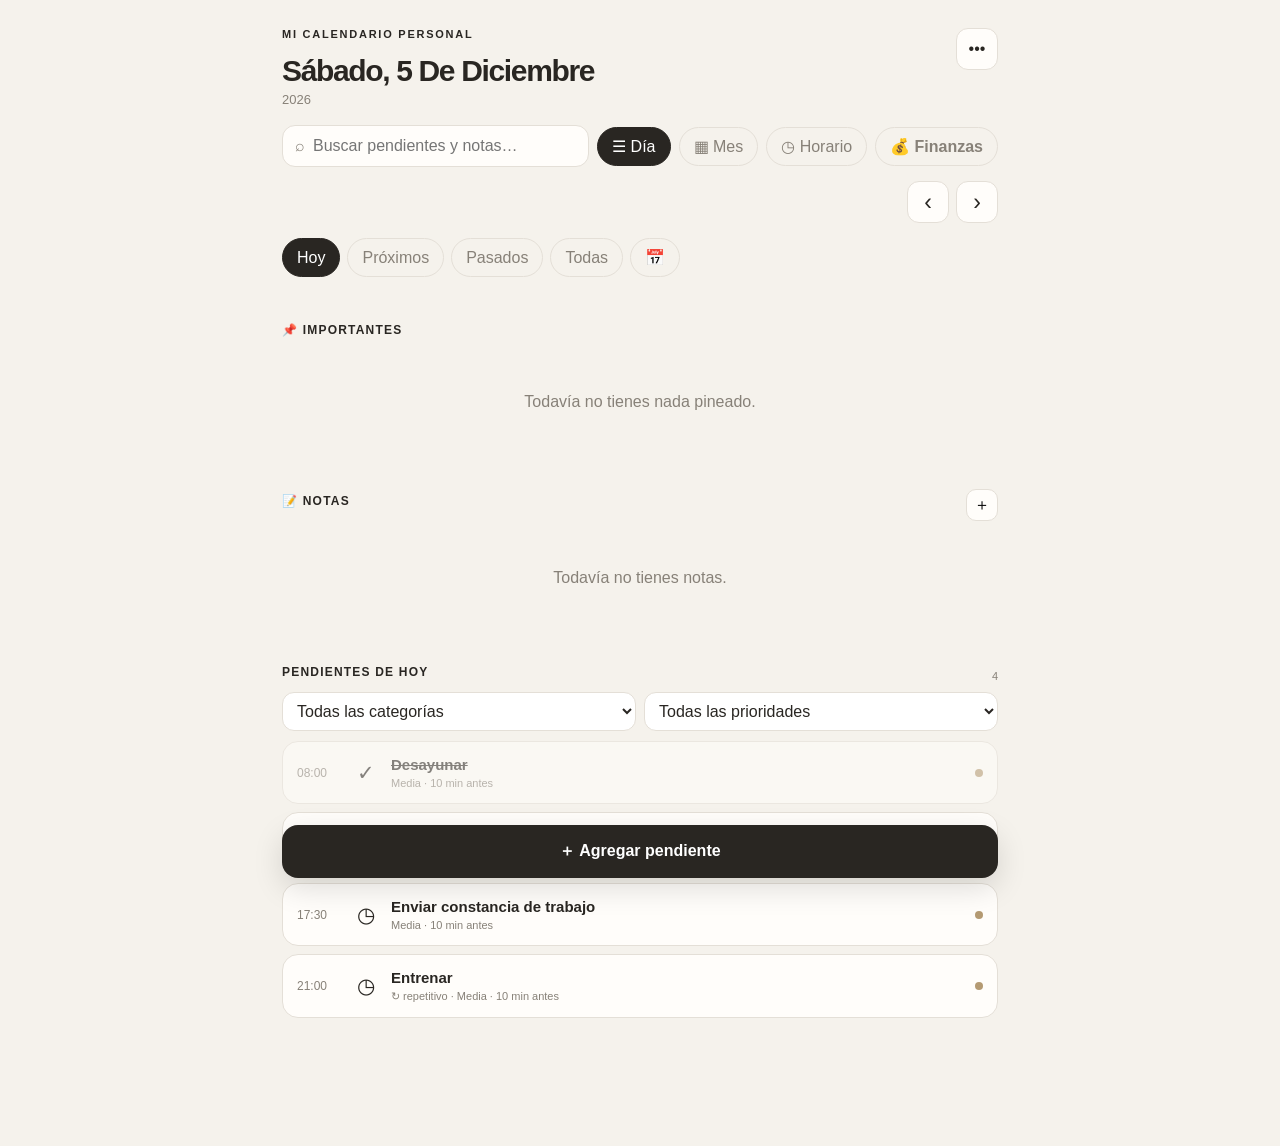
<file: index.html>
<!doctype html>
<html lang="es">
<head>
<meta charset="UTF-8"><meta name="viewport" content="width=device-width, initial-scale=1.0">
<meta name="theme-color" content="#292622"><title>Mi Calendario Personal</title>
<link rel="stylesheet" href="styles.css">
</head>
<body>
<main class="app">
<header class="topbar"><div><div class="eyebrow">MI CALENDARIO PERSONAL</div><h1 id="currentDate"></h1><p id="currentYear"></p></div><button class="ghost-btn" id="settingsBtn" type="button">•••</button></header>
<section class="toolbar"><div class="search-wrap"><span>⌕</span><input id="searchInput" type="search" placeholder="Buscar pendientes y notas…"></div><button class="filter view-btn active" id="dayViewBtn" type="button">☰ Día</button><button class="filter view-btn" id="monthViewBtn" type="button">▦ Mes</button><button class="filter view-btn" id="scheduleViewBtn" type="button">◷ Horario</button><button class="filter finance-btn" id="financeBtn" type="button">💰 Finanzas</button></section>
<section class="navigation"><div class="day-buttons"><button id="prevDay" class="square-btn" type="button">‹</button><button id="nextDay" class="square-btn" type="button">›</button></div><div class="filters"><button data-filter="today" class="filter active" type="button">Hoy</button><button data-filter="future" class="filter" type="button">Próximos</button><button data-filter="past" class="filter" type="button">Pasados</button><button data-filter="all" class="filter" type="button">Todas</button><button id="datePickerBtn" class="filter" type="button">📅</button></div></section>
<section id="monthSection" class="month-section hidden"><div class="section-title"><h2 id="monthTitle">CALENDARIO</h2><span id="monthTaskCount"></span></div><div class="calendar-picker month-calendar" id="monthCalendar"></div></section>
<section id="scheduleSection" class="schedule-section hidden">
  <div class="section-title"><h2 id="scheduleTitle">HORARIO DE HOY</h2><span id="scheduleFreeSummary"></span></div>
  <div class="schedule-tip">Toca un espacio libre para crear un pendiente en ese horario.</div>
  <div id="scheduleGrid" class="schedule-grid"></div>
</section>
<section class="notes-section"><div class="section-title"><h2>📌 IMPORTANTES</h2></div><div id="priorityList"></div></section>
<section class="notes-section"><div class="section-title"><h2>📝 NOTAS</h2><button class="mini-add" id="addNoteBtn" type="button">＋</button></div><div id="notesList"></div></section>
<section id="daySection"><div class="section-title"><h2 id="sectionTitle">PENDIENTES DE HOY</h2><span id="taskCount"></span></div><div class="category-filter-row"><select id="categoryFilter" class="compact-select"><option value="all">Todas las categorías</option></select><select id="priorityFilter" class="compact-select"><option value="all">Todas las prioridades</option><option value="high">Alta</option><option value="medium">Media</option><option value="low">Baja</option></select></div><div id="taskList"></div></section>
</main>
<button id="addBtn" class="add-btn" type="button">＋ Agregar pendiente</button>
<dialog id="taskDialog" class="dialog"><div class="dialog-head"><div><div class="eyebrow">PENDIENTE</div><h2 id="taskDialogTitle">Agregar pendiente</h2></div><button class="close-btn" id="closeDialog" type="button">×</button></div><form id="taskForm"><label>¿Qué tienes que hacer?<input id="title" required placeholder="Ej. Enviar constancia"></label><label>Fecha<div class="calendar-picker" id="calendarPicker"></div><input id="taskDate" type="hidden" required></label><label>Hora<input id="taskTime" type="time" required></label>
<label>Duración<select id="taskDuration"><option value="15">15 min</option><option value="30" selected>30 min</option><option value="45">45 min</option><option value="60">1 hora</option><option value="90">1 h 30 min</option><option value="120">2 horas</option></select></label>
<div class="form-grid"><label>Repetición<select id="repeat"><option value="once">Una vez</option><option value="daily">Todos los días</option><option value="weekdays">Lunes a viernes</option><option value="weekly">Cada semana</option></select></label><label>Prioridad<select id="taskPriority"><option value="low">Baja</option><option value="medium" selected>Media</option><option value="high">Alta</option></select></label></div><label>Categoría<input id="taskCategory" list="categoryOptions" placeholder="Ej. Trabajo, personal, estudio"><datalist id="categoryOptions"></datalist></label><label>Aviso<select id="reminder"><option value="10">10 minutos antes + a la hora</option><option value="5">5 minutos antes + a la hora</option><option value="15">15 minutos antes + a la hora</option><option value="30">30 minutos antes + a la hora</option><option value="0">Solo a la hora</option><option value="none">Sin aviso</option></select></label><label class="check-label"><input id="taskPinned" type="checkbox">📌 Marcar como prioridad</label><button class="primary-btn" type="submit">Guardar pendiente</button></form></dialog>
<dialog id="taskDetailDialog" class="dialog"><div id="detailContent"></div></dialog>
<dialog id="noteDialog" class="dialog"><div class="dialog-head"><div><div class="eyebrow">NOTAS</div><h2 id="noteDialogTitle">Nueva nota</h2></div><button class="close-btn" id="closeNoteDialog" type="button">×</button></div><form id="noteForm"><label>Título<input id="noteTitle" required placeholder="Ej. Link importante"></label><label>Nota<textarea id="noteText" rows="5" placeholder="Escribe algo que quieras guardar…"></textarea></label><label>Link (opcional)<input id="noteLink" type="url" placeholder="https://..."></label><label>Categoría<input id="noteCategory" list="categoryOptions" placeholder="Ej. Ideas"></label><label class="check-label"><input id="notePinned" type="checkbox">📌 Marcar como prioridad</label><button class="primary-btn" type="submit">Guardar nota</button></form></dialog>
<dialog id="noteDetailDialog" class="dialog"><div id="noteDetailContent"></div></dialog>
<dialog id="calendarDialog" class="dialog"><div class="dialog-head"><div><div class="eyebrow">CALENDARIO</div><h2>Elegir fecha</h2></div><button class="close-btn" id="closeCalendarDialog" type="button">×</button></div><div class="calendar-picker browse-calendar" id="browseCalendar"></div></dialog>
<dialog id="settingsDialog" class="dialog"><div class="dialog-head"><div><div class="eyebrow">CONFIGURACIÓN</div><h2>Mi calendario</h2></div><button class="close-btn" id="closeSettings" type="button">×</button></div><div class="settings-body"><button class="settings-card" id="notificationBtn" type="button"><span class="settings-icon">🔔</span><span><b id="notificationTitle">Activar notificaciones</b><small id="notificationStatus">Avisos del navegador para tus pendientes.</small></span></button><button class="settings-card" id="statsBtn" type="button"><span class="settings-icon">📊</span><span><b>Ver resumen</b><small>Completados, pendientes y prioridades.</small></span></button><button class="settings-card" id="clearCompletedBtn" type="button"><span class="settings-icon">🧹</span><span><b>Limpiar completados</b><small>Elimina pendientes de una sola vez ya realizados.</small></span></button><p class="settings-note">Tus datos se guardan localmente en este navegador. Otra persona que abra la misma página en otro navegador tendrá su propio calendario.</p></div></dialog>
<dialog id="statsDialog" class="dialog"><div class="dialog-head"><div><div class="eyebrow">RESUMEN</div><h2>Tu calendario</h2></div><button class="close-btn" id="closeStats" type="button">×</button></div><div id="statsContent" class="stats-grid"></div></dialog>

<dialog id="financeDialog" class="dialog finance-dialog">
  <div class="dialog-head">
    <div><div class="eyebrow">MI DINERO</div><h2>Finanzas</h2></div>
    <button class="close-btn" id="closeFinance" type="button">×</button>
  </div>
  <div class="finance-body">
    <div class="finance-monthbar"><button class="square-btn" id="financePrev" type="button">‹</button><strong id="financeMonth"></strong><button class="square-btn" id="financeNext" type="button">›</button></div>
    <div class="money-hero"><span>Disponible este mes</span><strong id="financeBalance">S/ 0.00</strong><small id="financeBalanceMeta">Ingresos menos gastos</small></div>
    <div class="finance-stats"><div><span>Ingresos</span><strong id="financeIncome">S/ 0.00</strong></div><div><span>Gastos</span><strong id="financeExpense">S/ 0.00</strong></div><div><span>Ahorro</span><strong id="financeSavings">0%</strong></div><div><span>Deuda total</span><strong id="financeDebtTotal">S/ 0.00</strong></div></div>
    <div class="finance-actions"><button class="primary-btn" id="addExpenseBtn" type="button">＋ Registrar gasto</button><button class="secondary-btn" id="addIncomeBtn" type="button">＋ Registrar ingreso</button></div>
    <section class="finance-card"><div class="finance-card-head"><h3>Gastos por categoría</h3><span id="financeTopCategory"></span></div><div id="financeCategories"></div></section>
    <section class="finance-card"><div class="finance-card-head"><h3>Deudas</h3><button class="mini-add" id="addDebtBtn" type="button">＋</button></div><div id="financeDebtSummary" class="debt-summary"></div><div id="financeDebts"></div></section>
    <section class="finance-card"><div class="finance-card-head"><h3>Metas de ahorro</h3><button class="mini-add" id="addGoalBtn" type="button">＋</button></div><div id="financeGoals"></div></section>
    <section class="finance-card ai-card"><div class="finance-card-head"><h3>✨ Consejos inteligentes</h3></div><div id="financeAdvice"></div><small class="ai-note">Consejos automáticos basados en tus propios datos. Más adelante podemos conectarlos a una IA real.</small></section>
    <section class="finance-card"><div class="finance-card-head"><h3>Últimos movimientos</h3></div><div id="financeTransactions"></div></section>
  </div>
</dialog>

<dialog id="financeEntryDialog" class="dialog">
  <div class="dialog-head"><div><div class="eyebrow" id="financeEntryEyebrow">FINANZAS</div><h2 id="financeEntryTitle">Registrar gasto</h2></div><button class="close-btn" id="closeFinanceEntry" type="button">×</button></div>
  <form id="financeEntryForm">
    <label>Monto<input id="financeAmount" type="number" min="0.01" step="0.01" inputmode="decimal" required placeholder="0.00"></label>
    <label>Descripción<input id="financeDescription" required placeholder="Ej. Supermercado"></label>
    <label>Categoría<input id="financeCategory" list="financeCategoryOptions" required placeholder="Ej. Comida"><datalist id="financeCategoryOptions"><option value="Comida"><option value="Vivienda"><option value="Transporte"><option value="Mascota"><option value="Salud"><option value="Entretenimiento"><option value="Compras"><option value="Educación"><option value="Deudas"><option value="Ahorro"><option value="Otros"></datalist></label>
    <label>Fecha<input id="financeDate" type="date" required></label>
    <button class="primary-btn" type="submit">Guardar movimiento</button>
  </form>
</dialog>

<dialog id="debtDialog" class="dialog"><div class="dialog-head"><div><div class="eyebrow">FINANZAS</div><h2 id="debtDialogTitle">Nueva deuda</h2></div><button class="close-btn" id="closeDebt" type="button">×</button></div><form id="debtForm"><input id="debtId" type="hidden"><label>Nombre<input id="debtName" required placeholder="Ej. Tarjeta BBVA"></label><label>Tipo<select id="debtType"><option value="credit_card">Tarjeta de crédito</option><option value="loan">Préstamo</option><option value="personal">Deuda personal</option><option value="other">Otra</option></select></label><div class="form-grid"><label>Monto original<input id="debtTotal" type="number" min="0.01" step="0.01" inputmode="decimal" required placeholder="2000"></label><label>Saldo pendiente<input id="debtRemaining" type="number" min="0" step="0.01" inputmode="decimal" required placeholder="1500"></label></div><div class="form-grid"><label>Pago mínimo<input id="debtMinPayment" type="number" min="0" step="0.01" inputmode="decimal" placeholder="100"></label><label>Vencimiento<input id="debtDueDate" type="date"></label></div><label>Nota (opcional)<textarea id="debtNote" rows="3" placeholder="Ej. Cierra el 10 de cada mes"></textarea><button class="primary-btn" type="submit">Guardar deuda</button></form></dialog>

<dialog id="debtPaymentDialog" class="dialog"><div class="dialog-head"><div><div class="eyebrow">PAGO</div><h2 id="debtPaymentTitle">Registrar pago</h2></div><button class="close-btn" id="closeDebtPayment" type="button">×</button></div><form id="debtPaymentForm"><input id="debtPaymentId" type="hidden"><label>Monto pagado<input id="debtPaymentAmount" type="number" min="0.01" step="0.01" inputmode="decimal" required placeholder="100"></label><label>Fecha<input id="debtPaymentDate" type="date" required></label><button class="primary-btn" type="submit">Registrar pago</button></form></dialog>

<dialog id="goalDialog" class="dialog">
  <div class="dialog-head"><div><div class="eyebrow">AHORRO</div><h2>Nueva meta</h2></div><button class="close-btn" id="closeGoal" type="button">×</button></div>
  <form id="goalForm">
    <label>Meta<input id="goalName" required placeholder="Ej. Viaje"></label>
    <label>Monto objetivo<input id="goalTarget" type="number" min="1" step="0.01" inputmode="decimal" required placeholder="3000"></label>
    <label>Ya tengo<input id="goalSaved" type="number" min="0" step="0.01" inputmode="decimal" value="0" placeholder="0"></label>
    <button class="primary-btn" type="submit">Crear meta</button>
  </form>
</dialog>
<script src="app.js"></script><script>if('serviceWorker' in navigator&&location.protocol==='https:'){navigator.serviceWorker.register('./sw.js').catch(()=>{});}</script>
</body></html>
</file>
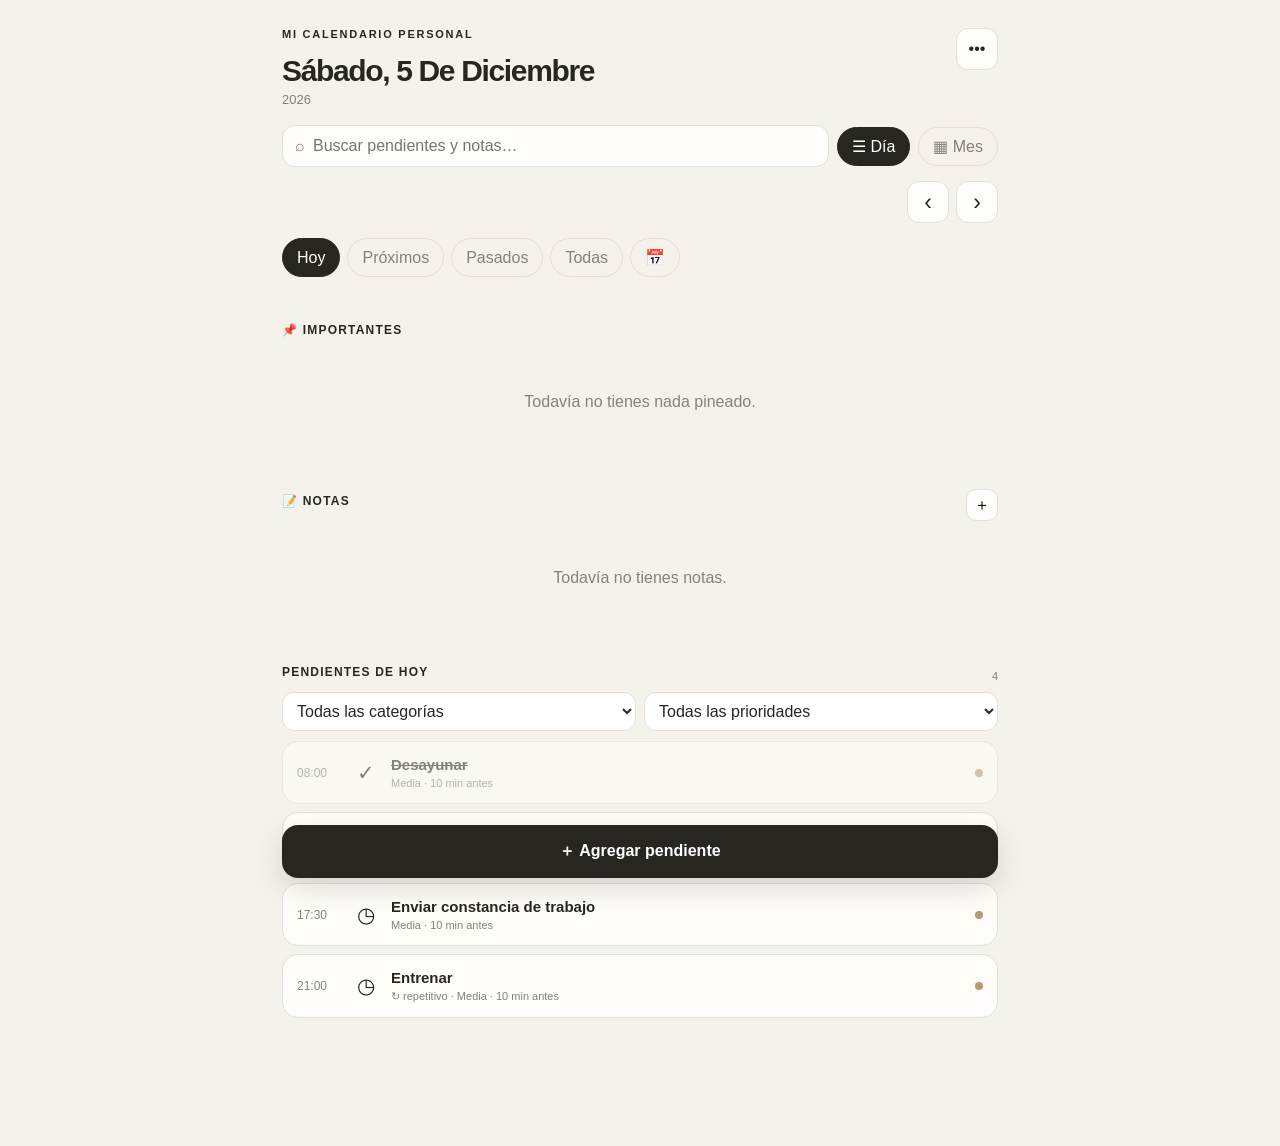
<file: index[2].html>
<!doctype html>
<html lang="es">
<head>
<meta charset="UTF-8"><meta name="viewport" content="width=device-width, initial-scale=1.0">
<meta name="theme-color" content="#292622"><title>Mi Calendario Personal</title>
<link rel="stylesheet" href="styles.css">
</head>
<body>
<main class="app">
<header class="topbar"><div><div class="eyebrow">MI CALENDARIO PERSONAL</div><h1 id="currentDate"></h1><p id="currentYear"></p></div><button class="ghost-btn" id="settingsBtn" type="button">•••</button></header>
<section class="toolbar"><div class="search-wrap"><span>⌕</span><input id="searchInput" type="search" placeholder="Buscar pendientes y notas…"></div><button class="filter view-btn active" id="dayViewBtn" type="button">☰ Día</button><button class="filter view-btn" id="monthViewBtn" type="button">▦ Mes</button></section>
<section class="navigation"><div class="day-buttons"><button id="prevDay" class="square-btn" type="button">‹</button><button id="nextDay" class="square-btn" type="button">›</button></div><div class="filters"><button data-filter="today" class="filter active" type="button">Hoy</button><button data-filter="future" class="filter" type="button">Próximos</button><button data-filter="past" class="filter" type="button">Pasados</button><button data-filter="all" class="filter" type="button">Todas</button><button id="datePickerBtn" class="filter" type="button">📅</button></div></section>
<section id="monthSection" class="month-section hidden"><div class="section-title"><h2 id="monthTitle">CALENDARIO</h2><span id="monthTaskCount"></span></div><div class="calendar-picker month-calendar" id="monthCalendar"></div></section>
<section class="notes-section"><div class="section-title"><h2>📌 IMPORTANTES</h2></div><div id="priorityList"></div></section>
<section class="notes-section"><div class="section-title"><h2>📝 NOTAS</h2><button class="mini-add" id="addNoteBtn" type="button">＋</button></div><div id="notesList"></div></section>
<section id="daySection"><div class="section-title"><h2 id="sectionTitle">PENDIENTES DE HOY</h2><span id="taskCount"></span></div><div class="category-filter-row"><select id="categoryFilter" class="compact-select"><option value="all">Todas las categorías</option></select><select id="priorityFilter" class="compact-select"><option value="all">Todas las prioridades</option><option value="high">Alta</option><option value="medium">Media</option><option value="low">Baja</option></select></div><div id="taskList"></div></section>
</main>
<button id="addBtn" class="add-btn" type="button">＋ Agregar pendiente</button>
<dialog id="taskDialog" class="dialog"><div class="dialog-head"><div><div class="eyebrow">PENDIENTE</div><h2 id="taskDialogTitle">Agregar pendiente</h2></div><button class="close-btn" id="closeDialog" type="button">×</button></div><form id="taskForm"><label>¿Qué tienes que hacer?<input id="title" required placeholder="Ej. Enviar constancia"></label><label>Fecha<div class="calendar-picker" id="calendarPicker"></div><input id="taskDate" type="hidden" required></label><label>Hora<input id="taskTime" type="time" required></label><div class="form-grid"><label>Repetición<select id="repeat"><option value="once">Una vez</option><option value="daily">Todos los días</option><option value="weekdays">Lunes a viernes</option><option value="weekly">Cada semana</option></select></label><label>Prioridad<select id="taskPriority"><option value="low">Baja</option><option value="medium" selected>Media</option><option value="high">Alta</option></select></label></div><label>Categoría<input id="taskCategory" list="categoryOptions" placeholder="Ej. Trabajo, personal, estudio"><datalist id="categoryOptions"></datalist></label><label>Aviso<select id="reminder"><option value="10">10 minutos antes + a la hora</option><option value="5">5 minutos antes + a la hora</option><option value="15">15 minutos antes + a la hora</option><option value="30">30 minutos antes + a la hora</option><option value="0">Solo a la hora</option><option value="none">Sin aviso</option></select></label><label class="check-label"><input id="taskPinned" type="checkbox">📌 Marcar como prioridad</label><button class="primary-btn" type="submit">Guardar pendiente</button></form></dialog>
<dialog id="taskDetailDialog" class="dialog"><div id="detailContent"></div></dialog>
<dialog id="noteDialog" class="dialog"><div class="dialog-head"><div><div class="eyebrow">NOTAS</div><h2 id="noteDialogTitle">Nueva nota</h2></div><button class="close-btn" id="closeNoteDialog" type="button">×</button></div><form id="noteForm"><label>Título<input id="noteTitle" required placeholder="Ej. Link importante"></label><label>Nota<textarea id="noteText" rows="5" placeholder="Escribe algo que quieras guardar…"></textarea></label><label>Link (opcional)<input id="noteLink" type="url" placeholder="https://..."></label><label>Categoría<input id="noteCategory" list="categoryOptions" placeholder="Ej. Ideas"></label><label class="check-label"><input id="notePinned" type="checkbox">📌 Marcar como prioridad</label><button class="primary-btn" type="submit">Guardar nota</button></form></dialog>
<dialog id="noteDetailDialog" class="dialog"><div id="noteDetailContent"></div></dialog>
<dialog id="calendarDialog" class="dialog"><div class="dialog-head"><div><div class="eyebrow">CALENDARIO</div><h2>Elegir fecha</h2></div><button class="close-btn" id="closeCalendarDialog" type="button">×</button></div><div class="calendar-picker browse-calendar" id="browseCalendar"></div></dialog>
<dialog id="settingsDialog" class="dialog"><div class="dialog-head"><div><div class="eyebrow">CONFIGURACIÓN</div><h2>Mi calendario</h2></div><button class="close-btn" id="closeSettings" type="button">×</button></div><div class="settings-body"><button class="settings-card" id="notificationBtn" type="button"><span class="settings-icon">🔔</span><span><b id="notificationTitle">Activar notificaciones</b><small id="notificationStatus">Avisos del navegador para tus pendientes.</small></span></button><button class="settings-card" id="statsBtn" type="button"><span class="settings-icon">📊</span><span><b>Ver resumen</b><small>Completados, pendientes y prioridades.</small></span></button><button class="settings-card" id="clearCompletedBtn" type="button"><span class="settings-icon">🧹</span><span><b>Limpiar completados</b><small>Elimina pendientes de una sola vez ya realizados.</small></span></button><p class="settings-note">Tus datos se guardan localmente en este navegador. Otra persona que abra la misma página en otro navegador tendrá su propio calendario.</p></div></dialog>
<dialog id="statsDialog" class="dialog"><div class="dialog-head"><div><div class="eyebrow">RESUMEN</div><h2>Tu calendario</h2></div><button class="close-btn" id="closeStats" type="button">×</button></div><div id="statsContent" class="stats-grid"></div></dialog>
<script src="app.js"></script><script>if('serviceWorker' in navigator&&location.protocol==='https:'){navigator.serviceWorker.register('./sw.js').catch(()=>{});}</script>
</body></html>
</file>
<file: styles.css>
:root{--bg:#f5f2ec;--card:#fffdfa;--ink:#292622;--muted:#878178;--line:#e4dfd7;--soft:#eeebe4;--accent:#b49a72;--high:#9b4d45;--medium:#b49a72;--low:#6e8a73}*{box-sizing:border-box}html,body{margin:0;min-height:100%}body{background:var(--bg);color:var(--ink);font-family:-apple-system,BlinkMacSystemFont,"Segoe UI",sans-serif}button,input,select,textarea{font:inherit}button{cursor:pointer}.app{max-width:760px;margin:auto;padding:28px 22px 120px}.topbar{display:flex;justify-content:space-between;gap:20px;align-items:flex-start}.eyebrow{font-size:11px;font-weight:800;letter-spacing:.16em}h1{margin:14px 0 0;font-size:30px;letter-spacing:-.045em;text-transform:capitalize}#currentYear{margin:4px 0 0;color:var(--muted);font-size:13px}.ghost-btn,.square-btn,.close-btn{border:1px solid var(--line);background:var(--card);color:var(--ink);border-radius:12px;width:42px;height:42px}.toolbar{display:flex;gap:8px;margin-top:18px;align-items:center}.search-wrap{flex:1;display:flex;align-items:center;gap:8px;background:var(--card);border:1px solid var(--line);border-radius:13px;padding:0 12px;color:var(--muted)}.search-wrap input{border:0;background:transparent;margin:0;padding:11px 0;outline:0}.view-btn{padding:10px 12px}.navigation{margin-top:14px}.day-buttons{display:flex;gap:7px;justify-content:flex-end}.square-btn{font-size:23px}.filters{display:flex;gap:7px;overflow-x:auto;padding:15px 0 20px}.filter{border:1px solid var(--line);background:transparent;color:var(--muted);padding:9px 14px;border-radius:999px;white-space:nowrap}.filter.active{background:var(--ink);color:white;border-color:var(--ink)}.section-title{display:flex;justify-content:space-between;align-items:center}.section-title h2{font-size:12px;letter-spacing:.1em;margin:0 0 8px}.section-title span{color:var(--muted);font-size:11px}.task{display:flex;align-items:center;gap:12px;background:var(--card);border:1px solid var(--line);border-radius:16px;padding:14px;margin:8px 0}.task-time{width:44px;color:var(--muted);font-size:12px}.task-state{width:26px;text-align:center;font-size:21px}.task-body{min-width:0;flex:1}.task-title{font-weight:650;font-size:15px;white-space:nowrap;overflow:hidden;text-overflow:ellipsis}.task-meta{margin-top:4px;color:var(--muted);font-size:11px;white-space:nowrap;overflow:hidden;text-overflow:ellipsis}.task.done{opacity:.55}.task.done .task-title{text-decoration:line-through}.task.notdone{opacity:.68}.pinned-task{border-left:3px solid var(--accent)}.priority-dot{width:8px;height:8px;border-radius:50%;display:block;flex:none}.priority-dot-high{background:var(--high)}.priority-dot-medium{background:var(--medium)}.priority-dot-low{background:var(--low)}.empty{color:var(--muted);text-align:center;padding:45px 20px;line-height:1.5}.add-btn{position:fixed;z-index:5;left:50%;transform:translateX(-50%);bottom:22px;width:min(716px,calc(100% - 44px));border:0;border-radius:16px;background:var(--ink);color:white;padding:16px;font-weight:750;box-shadow:0 10px 30px #0002}.dialog{width:min(600px,calc(100% - 30px));max-height:90vh;overflow:auto;border:0;border-radius:22px;padding:0;background:var(--card);color:var(--ink);box-shadow:0 25px 80px #0004}.dialog::backdrop{background:#0007}.dialog-head{padding:20px 20px 4px;display:flex;justify-content:space-between;gap:15px}.dialog h2{margin:7px 0 0;font-size:22px}form{padding:10px 20px 22px}label{display:block;color:var(--muted);font-size:12px;margin:13px 0}input,select,textarea{width:100%;margin-top:6px;padding:13px;border:1px solid var(--line);border-radius:12px;background:white;color:var(--ink);outline:none;resize:vertical}.form-grid{display:grid;grid-template-columns:1fr 1fr;gap:10px}.primary-btn{width:100%;border:0;border-radius:13px;background:var(--ink);color:white;padding:14px;margin-top:8px;font-weight:750}.detail-actions{display:grid;grid-template-columns:repeat(3,1fr);gap:8px;padding:14px 20px 8px}.action-btn{border:1px solid var(--line);background:white;border-radius:13px;padding:12px 7px}.action-btn b{display:block;font-size:21px;margin-bottom:3px}.quick-actions{display:grid;grid-template-columns:1fr 1fr;gap:8px;padding:8px 20px 22px}.detail-date{padding:0 20px;color:var(--muted);font-size:12px}.calendar-picker{margin:10px 20px;border:1px solid var(--line);border-radius:14px;background:white;padding:11px}.dialog form .calendar-picker{margin:6px 0}.calendar-head{display:flex;justify-content:space-between;align-items:center;margin-bottom:8px}.calendar-head strong{font-size:13px;text-transform:capitalize}.calendar-nav{display:flex;gap:4px}.calendar-nav button{border:1px solid var(--line);background:var(--soft);border-radius:8px;width:30px;height:30px}.calendar-week,.calendar-grid{display:grid;grid-template-columns:repeat(7,1fr);gap:3px;text-align:center}.calendar-week span{color:var(--muted);font-size:9px;padding:4px 0}.calendar-day{border:0;background:transparent;border-radius:8px;height:34px;font-size:12px}.calendar-day.muted{color:#c0bbb3}.calendar-day.today{border:1px solid var(--line)}.calendar-day.selected{background:var(--ink);color:white}.browse-calendar{margin:15px 20px 20px}.notes-section{margin:26px 0 30px}.mini-add{border:1px solid var(--line);background:var(--card);border-radius:10px;width:32px;height:32px}.note-card{background:var(--card);border:1px solid var(--line);border-radius:16px;padding:14px;margin:8px 0}.note-card.pinned-note{border-left:3px solid var(--accent)}.note-head{display:flex;align-items:center;gap:8px}.note-head strong{flex:1;font-size:14px}.note-more{border:0;background:transparent;color:var(--muted);padding:2px 5px}.note-text,.note-detail{white-space:pre-wrap;color:#5f5a53;font-size:13px;line-height:1.5;margin-top:8px}.link-btn{display:inline-block;margin-top:10px;padding:9px 12px;border:1px solid var(--line);border-radius:10px;color:var(--ink);background:var(--soft);text-decoration:none;font-size:12px}.check-label{display:flex;align-items:center;gap:8px;color:var(--ink)}.check-label input{width:auto;margin:0}.notes-empty{padding:30px 20px}.category-filter-row{display:grid;grid-template-columns:1fr 1fr;gap:8px;margin:5px 0 10px}.compact-select{padding:9px 10px;margin:0}.tag{display:inline-block;margin-top:8px;padding:5px 8px;border-radius:999px;background:var(--soft);font-size:10px;color:var(--muted)}.priority-card{display:flex;align-items:center;gap:12px;background:var(--card);border:1px solid var(--line);border-left:3px solid var(--accent);border-radius:16px;padding:13px 14px;margin:8px 0;cursor:pointer}.priority-main{min-width:0;flex:1}.priority-main strong{font-size:14px}.priority-meta{font-size:11px;color:var(--muted);margin-top:3px;white-space:nowrap;overflow:hidden;text-overflow:ellipsis}.hidden{display:none!important}.month-calendar{margin:10px 0 20px}.month-grid{display:grid;grid-template-columns:repeat(7,1fr);gap:4px}.month-cell{min-height:92px;border:1px solid var(--line);background:white;border-radius:10px;text-align:left;padding:6px;overflow:hidden}.month-cell.muted{opacity:.45}.month-cell.today{outline:1px solid var(--line)}.month-cell.selected{box-shadow:inset 0 0 0 2px var(--ink)}.month-day-number{font-size:11px;font-weight:750;display:block;margin-bottom:4px}.month-item{display:block;font-size:9px;line-height:1.2;background:var(--soft);border-radius:5px;padding:3px 4px;margin:2px 0;white-space:nowrap;overflow:hidden;text-overflow:ellipsis}.month-item.high{border-left:2px solid var(--high)}.month-more{display:block;color:var(--muted);font-size:9px;margin-top:2px}.settings-body{padding:14px 20px 22px}.settings-card{width:100%;display:flex;align-items:center;gap:12px;text-align:left;border:1px solid var(--line);background:white;border-radius:14px;padding:13px;margin:8px 0}.settings-icon{font-size:21px}.settings-card b,.settings-card small{display:block}.settings-card small{color:var(--muted);margin-top:3px}.settings-note{font-size:11px;color:var(--muted);line-height:1.5;margin-top:18px}.stats-grid{display:grid;grid-template-columns:1fr 1fr;gap:10px;padding:16px 20px 22px}.stat-card{background:white;border:1px solid var(--line);border-radius:15px;padding:18px}.stat-card strong{display:block;font-size:28px}.stat-card span{color:var(--muted);font-size:11px}.note-detail-wrap{padding:0 20px 20px}.month-section{margin-top:10px}@media(max-width:620px){.app{padding:22px 18px 110px}.toolbar{flex-wrap:wrap}.search-wrap{flex-basis:100%}h1{font-size:26px}.form-grid{grid-template-columns:1fr}.month-cell{min-height:76px}.month-item{font-size:8px}}@media(max-width:420px){.month-cell{min-height:62px;padding:4px}.month-item{display:none}.month-more{font-size:8px}.category-filter-row{grid-template-columns:1fr}}

/* iPhone / Safari touch fixes for the calendar inside Agregar pendiente */
.calendar-nav { position: relative; z-index: 20; }
.calendar-nav-btn,
.calendar-nav button {
  -webkit-appearance: none;
  appearance: none;
  border: 1px solid var(--line);
  background: var(--soft);
  border-radius: 10px;
  width: 44px;
  min-width: 44px;
  height: 44px;
  padding: 0;
  margin: 0;
  display: inline-flex;
  align-items: center;
  justify-content: center;
  color: var(--ink);
  font-size: 24px;
  line-height: 1;
  font-weight: 500;
  cursor: pointer;
  pointer-events: auto;
  touch-action: manipulation;
  -webkit-user-select: none;
  user-select: none;
  -webkit-touch-callout: none;
  -webkit-tap-highlight-color: transparent;
}
.calendar-day {
  -webkit-user-select: none;
  user-select: none;
  -webkit-touch-callout: none;
  touch-action: manipulation;
  -webkit-tap-highlight-color: transparent;
}

/* =========================
   FINANZAS
   ========================= */
.finance-btn{font-weight:700}.finance-dialog{max-width:680px}.finance-body{padding:8px 20px 24px}.finance-monthbar{display:grid;grid-template-columns:42px 1fr 42px;align-items:center;gap:8px;margin:8px 0 14px}.finance-monthbar strong{text-align:center;text-transform:capitalize;font-size:14px}.money-hero{background:var(--ink);color:#fff;border-radius:20px;padding:20px;margin-bottom:10px}.money-hero span,.money-hero small{display:block;opacity:.72;font-size:11px}.money-hero strong{display:block;font-size:32px;letter-spacing:-.04em;margin:6px 0}.finance-stats{display:grid;grid-template-columns:repeat(3,1fr);gap:8px;margin-bottom:10px}.finance-stats>div,.finance-card{background:var(--card);border:1px solid var(--line);border-radius:16px}.finance-stats>div{padding:13px}.finance-stats span{display:block;color:var(--muted);font-size:10px}.finance-stats strong{display:block;margin-top:5px;font-size:15px}.finance-actions{display:grid;grid-template-columns:1fr 1fr;gap:8px;margin:10px 0}.finance-actions .primary-btn,.finance-actions .secondary-btn{margin:0}.finance-card{padding:15px;margin:10px 0}.finance-card-head{display:flex;align-items:center;justify-content:space-between;gap:10px}.finance-card h3{font-size:13px;margin:0}.finance-card-head>span{color:var(--muted);font-size:10px}.finance-bar-row{margin-top:12px}.finance-bar-row>div:first-child,.goal-top{display:flex;justify-content:space-between;gap:10px;font-size:11px}.finance-bar-row strong,.goal-top span{font-weight:650}.finance-bar{height:7px;border-radius:99px;background:var(--soft);overflow:hidden;margin-top:6px}.finance-bar i{display:block;height:100%;background:var(--accent);border-radius:inherit}.finance-empty{padding:16px 0;color:var(--muted);font-size:12px;text-align:center}.goal-row{padding:11px 0;border-bottom:1px solid var(--line)}.goal-row:last-child{border-bottom:0}.goal-actions{display:flex;align-items:center;gap:8px;margin-top:7px}.goal-actions small{color:var(--muted);flex:1;font-size:10px}.goal-actions button{border:1px solid var(--line);background:white;border-radius:8px;padding:5px 8px;font-size:10px}.ai-card{background:linear-gradient(135deg,#fffdfa,#f1eee7)}.advice-item{font-size:12px;line-height:1.5;padding:9px 0;border-bottom:1px solid var(--line)}.advice-item:last-of-type{border-bottom:0}.ai-note{display:block;color:var(--muted);font-size:9px;line-height:1.4;margin-top:10px}.finance-tx{display:flex;align-items:center;gap:9px;padding:10px 0;border-bottom:1px solid var(--line)}.finance-tx:last-child{border-bottom:0}.finance-tx>div{min-width:0;flex:1}.finance-tx strong,.finance-tx small{display:block;white-space:nowrap;overflow:hidden;text-overflow:ellipsis}.finance-tx strong{font-size:12px}.finance-tx small{color:var(--muted);font-size:9px;margin-top:2px}.finance-tx b{font-size:11px;white-space:nowrap}.finance-tx b.income{color:#5e7e62}.finance-tx b.expense{color:#9b4d45}.finance-tx>button{border:0;background:transparent;color:var(--muted);font-size:16px;padding:3px}.secondary-btn{border:1px solid var(--line);background:white;color:var(--ink);border-radius:13px;padding:14px;font-weight:700}.square-btn{touch-action:manipulation;-webkit-tap-highlight-color:transparent}
@media(max-width:520px){.finance-stats{grid-template-columns:1fr 1fr}.finance-stats>div:last-child{grid-column:1/-1}.finance-actions{grid-template-columns:1fr}.finance-btn{width:100%}}
/* =========================
   DEUDAS
   ========================= */
.debt-summary{margin:10px 0 4px}.debt-summary-line{display:flex;justify-content:space-between;gap:10px;align-items:center;font-size:12px}.debt-summary-line strong{font-size:15px}.debt-warning,.debt-ok{font-size:10px;margin-top:6px;padding:8px 10px;border-radius:9px;background:var(--soft)}.debt-warning{color:#8b5d2e}.debt-ok{color:#5e765f}.debt-row{padding:13px 0;border-bottom:1px solid var(--line)}.debt-row:last-child{border-bottom:0}.debt-row-head{display:flex;justify-content:space-between;align-items:flex-start;gap:10px}.debt-row-head strong,.debt-row-head small{display:block}.debt-row-head strong{font-size:13px}.debt-row-head small{color:var(--muted);font-size:9px;margin-top:3px}.debt-row-head>b{font-size:13px;white-space:nowrap}.debt-meta{display:flex;justify-content:space-between;gap:8px;color:var(--muted);font-size:9px;margin-top:5px}.debt-min,.debt-note{font-size:10px;color:var(--muted);margin-top:5px}.debt-actions{display:flex;gap:6px;margin-top:9px;flex-wrap:wrap}.debt-actions button{border:1px solid var(--line);background:white;color:var(--ink);border-radius:9px;padding:7px 9px;font-size:10px}.debt-actions button:first-child{background:var(--soft);font-weight:700}.debt-dialog-note{color:var(--muted);font-size:10px}
@media(max-width:520px){.finance-stats{grid-template-columns:1fr 1fr}.finance-stats>div:last-child{grid-column:auto}.debt-actions button{flex:1;min-width:30%}}

/* VISTA HORARIO */
.schedule-section{margin:8px 0 30px}.schedule-tip{font-size:12px;color:var(--muted);margin:2px 0 12px}.schedule-grid{display:grid;grid-template-columns:58px 1fr;position:relative;border:1px solid var(--line);border-radius:18px;background:var(--card);overflow:hidden;min-height:1224px}.schedule-axis{position:relative}.schedule-hour{height:68px;border-bottom:1px solid var(--line);display:flex;align-items:flex-start}.schedule-hour span{font-size:10px;color:var(--muted);padding:8px 7px 0 0;text-align:right;width:100%}.schedule-lane{position:relative;min-height:1224px;background:linear-gradient(to bottom,transparent 67px,var(--line) 68px);background-size:100% 68px}.schedule-task,.schedule-free{position:absolute;left:7px;right:7px;border-radius:12px;text-align:left;padding:9px 11px;border:1px solid var(--line);overflow:hidden;z-index:2}.schedule-task{background:var(--ink);color:white}.schedule-task.medium{background:var(--ink)}.schedule-task.high{background:#8f5149}.schedule-task.low{background:#627a68}.schedule-task strong{display:block;font-size:13px;white-space:nowrap;overflow:hidden;text-overflow:ellipsis}.schedule-task span{display:block;font-size:10px;opacity:.82;margin-top:4px}.schedule-free{background:rgba(180,154,114,.08);border:1px dashed var(--accent);color:var(--ink);z-index:1}.schedule-free span{display:block;font-size:11px;font-weight:700}.schedule-free small{display:block;font-size:10px;color:var(--muted);margin-top:4px}.schedule-empty{padding:60px 20px;text-align:center;color:var(--muted);font-size:13px}.schedule-section .section-title h2{font-size:12px;text-transform:capitalize}.view-btn.active{background:var(--ink);color:white;border-color:var(--ink)}
@media(max-width:520px){.schedule-grid{grid-template-columns:52px 1fr}.schedule-hour span{font-size:9px}.schedule-task,.schedule-free{left:5px;right:5px;padding:8px}.schedule-task strong{font-size:12px}}
</file>
